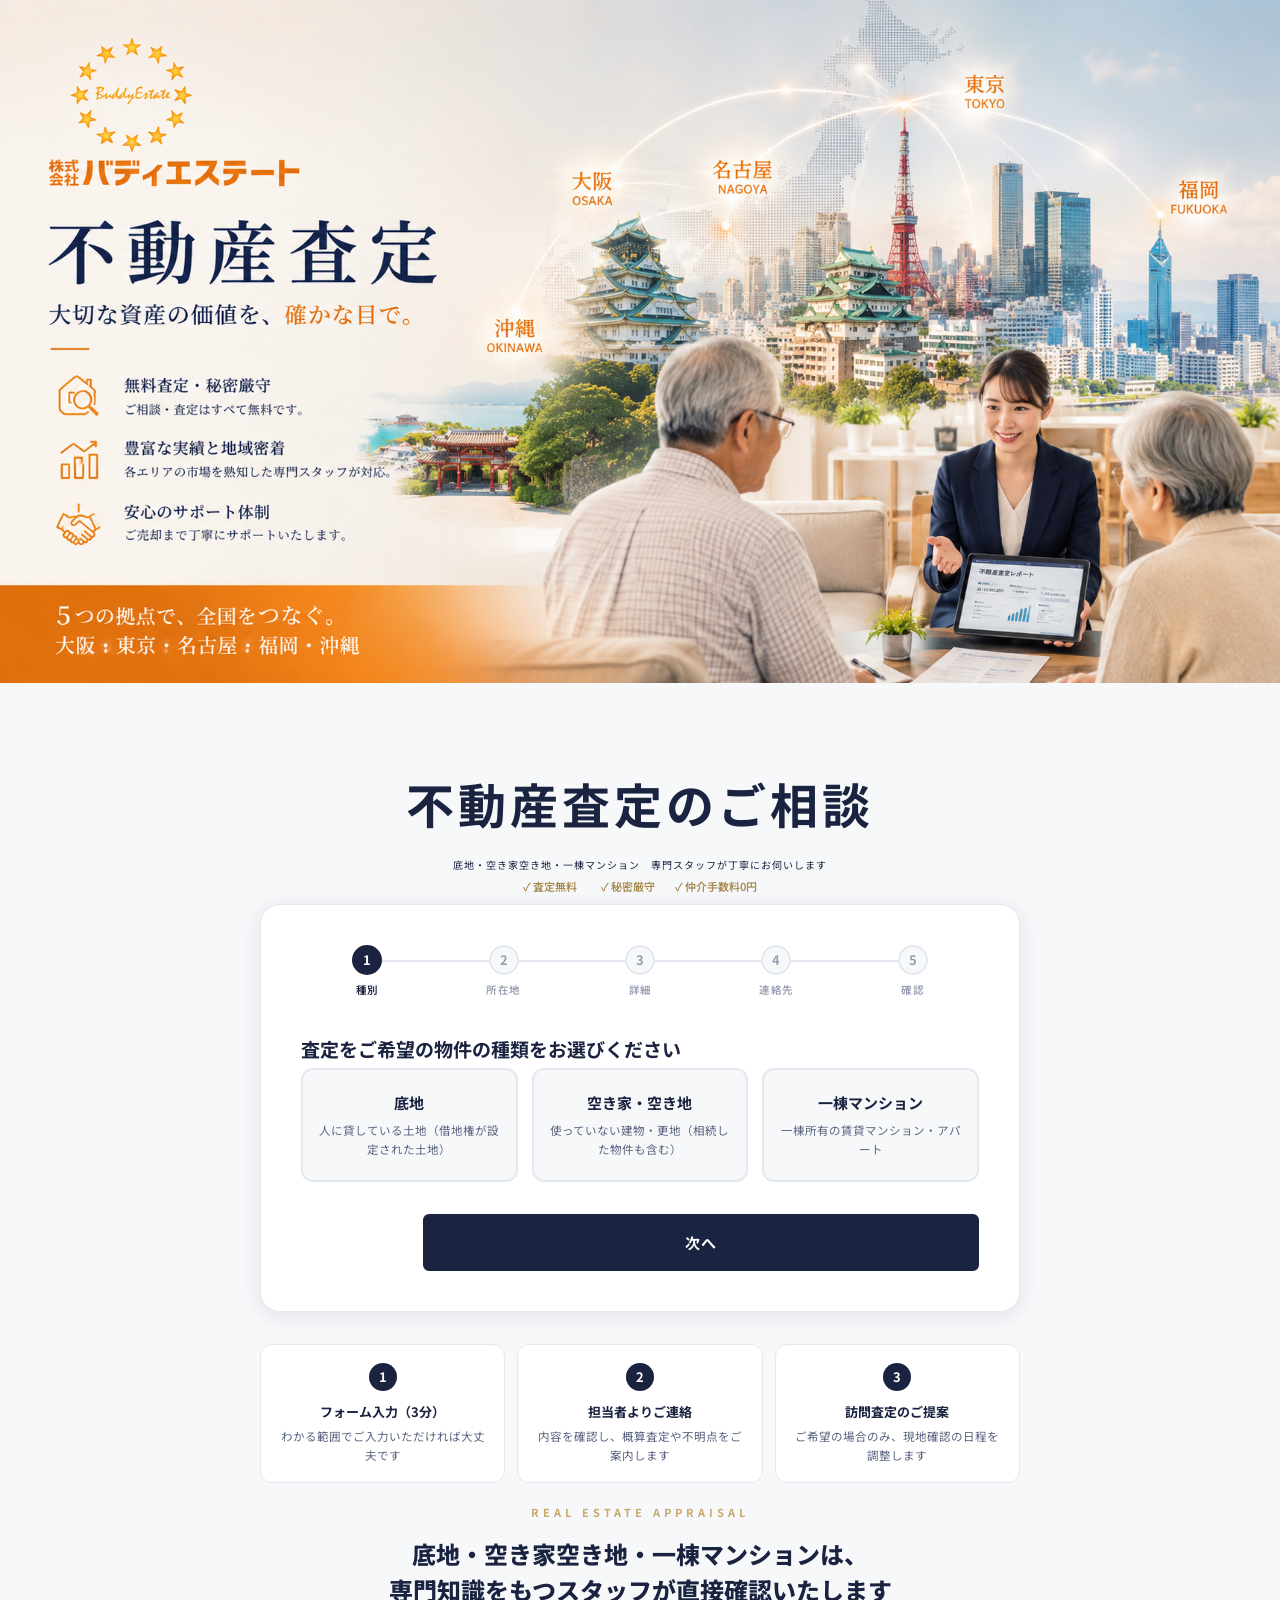
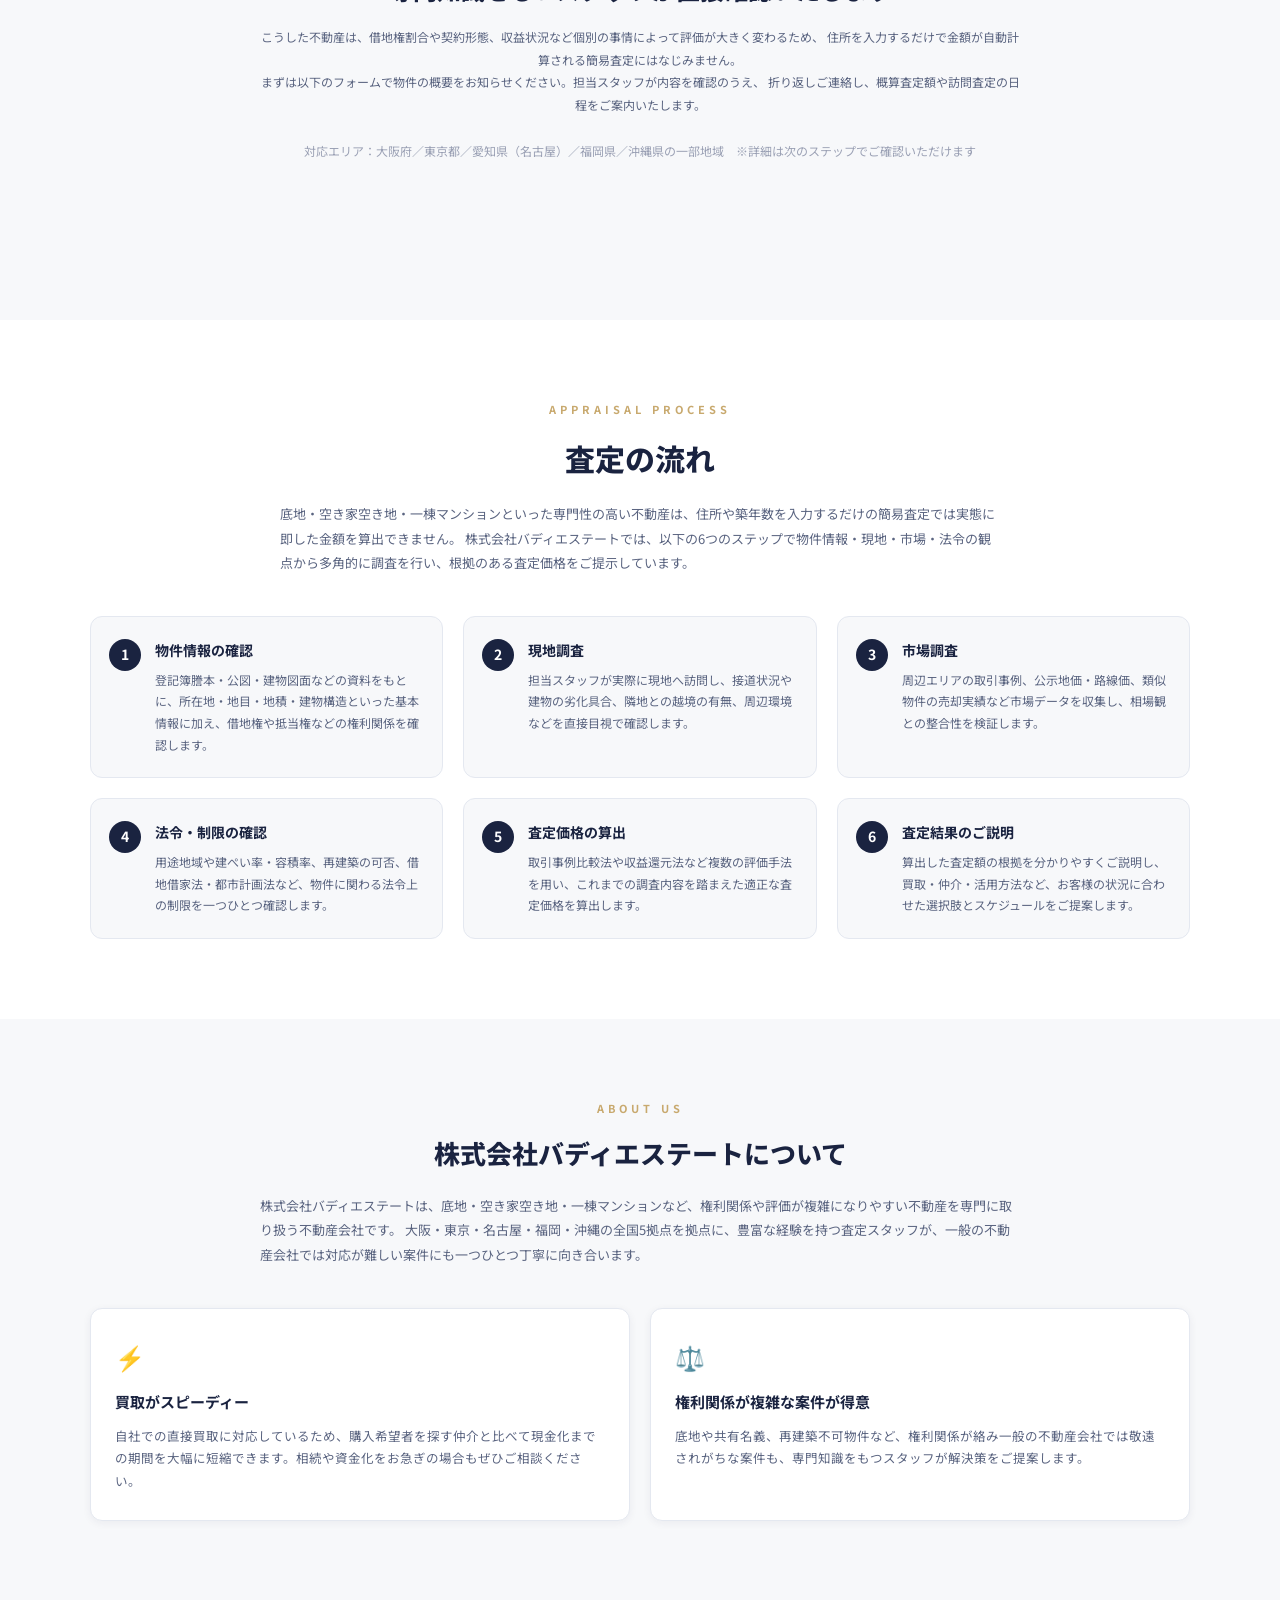
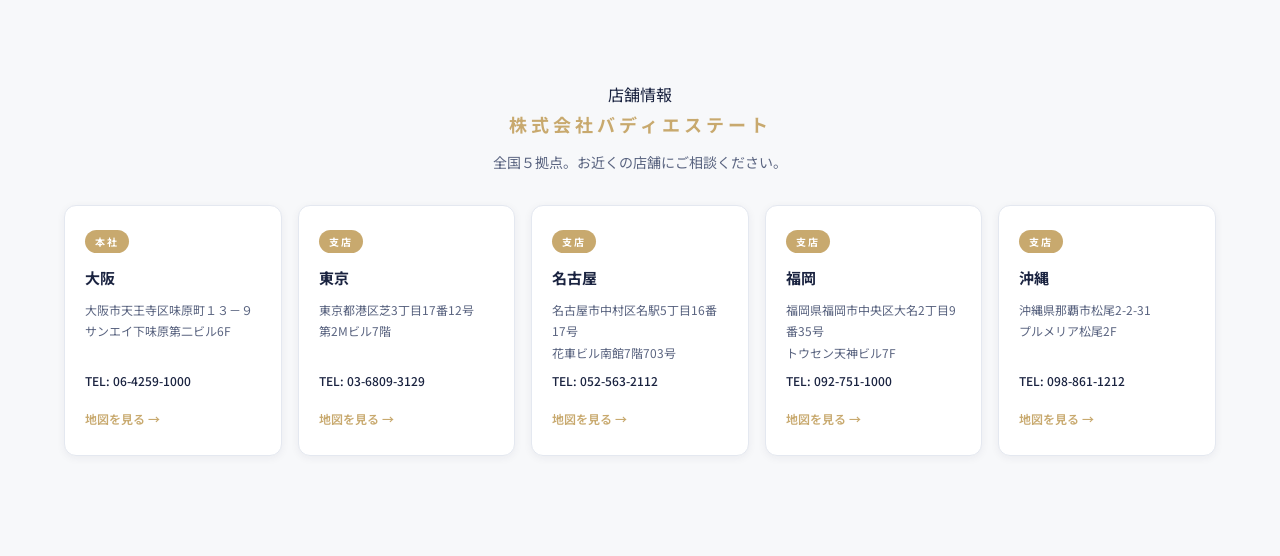
<file: index.html>
<!DOCTYPE html>
<html lang="ja">

<head>
    <meta charset="UTF-8">
    <meta name="viewport" content="width=device-width, initial-scale=1.0">
    <title>不動産査定のご相談｜底地・空き家空き地・一棟マンション</title>
    <meta name="description" content="底地・空き家空き地・一棟マンションの査定は専門知識が必要です。スマホから3分、経験豊富なスタッフが概算査定をご案内します。査定無料・秘密厳守・仲介手数料0円。">
    <link rel="preconnect" href="https://fonts.googleapis.com">
    <link rel="preconnect" href="https://fonts.gstatic.com" crossorigin>
    <link href="https://fonts.googleapis.com/css2?family=Noto+Sans+JP:wght@400;500;600;700;800&display=swap"
        rel="stylesheet">
    <link rel="stylesheet" href="index.css">
    <script type="application/ld+json">
    {
        "@context": "https://schema.org",
        "@type": "RealEstateAgent",
        "name": "株式会社バディエステート",
        "description": "底地・空き家空き地・一棟マンションなど専門性の高い不動産の査定・買取を行う不動産会社。大阪・東京・名古屋・福岡・沖縄の全国5拠点で対応。",
        "areaServed": [
            { "@type": "AdministrativeArea", "name": "大阪府" },
            { "@type": "AdministrativeArea", "name": "東京都" },
            { "@type": "AdministrativeArea", "name": "愛知県名古屋市" },
            { "@type": "AdministrativeArea", "name": "福岡県" },
            { "@type": "AdministrativeArea", "name": "沖縄県" }
        ],
        "knowsAbout": ["底地査定", "空き家・空き地査定", "一棟マンション査定", "不動産買取"]
    }
    </script>
    <script type="application/ld+json">
    {
        "@context": "https://schema.org",
        "@type": "HowTo",
        "name": "不動産査定の流れ",
        "description": "株式会社バディエステートが底地・空き家空き地・一棟マンションを査定する際の6つのステップ。",
        "step": [
            { "@type": "HowToStep", "position": 1, "name": "物件情報の確認", "text": "登記簿謄本・公図・建物図面などの資料をもとに、所在地・地目・地積・建物構造といった基本情報に加え、借地権や抵当権などの権利関係を確認します。" },
            { "@type": "HowToStep", "position": 2, "name": "現地調査", "text": "担当スタッフが実際に現地へ訪問し、接道状況や建物の劣化具合、隣地との越境の有無、周辺環境などを直接目視で確認します。" },
            { "@type": "HowToStep", "position": 3, "name": "市場調査", "text": "周辺エリアの取引事例、公示地価・路線価、類似物件の売却実績など市場データを収集し、相場観との整合性を検証します。" },
            { "@type": "HowToStep", "position": 4, "name": "法令・制限の確認", "text": "用途地域や建ぺい率・容積率、再建築の可否、借地借家法・都市計画法など、物件に関わる法令上の制限を一つひとつ確認します。" },
            { "@type": "HowToStep", "position": 5, "name": "査定価格の算出", "text": "取引事例比較法や収益還元法など複数の評価手法を用い、これまでの調査内容を踏まえた適正な査定価格を算出します。" },
            { "@type": "HowToStep", "position": 6, "name": "査定結果のご説明", "text": "算出した査定額の根拠を分かりやすくご説明し、買取・仲介・活用方法など、お客様の状況に合わせた選択肢とスケジュールをご提案します。" }
        ]
    }
    </script>
</head>

<body>

    <!-- ============================================
     Page Hero
     ============================================ -->
    <section class="page-hero">
        <img src="google profile_2.png">
    </section>

    <!-- ============================================
     Kantei Section
     ============================================ -->
    <section class="kantei-section">
        <div class="page-hero-content">
            <h1 class="page-hero-title">不動産査定のご相談</h1>
            <p class="page-hero-desc">底地・空き家空き地・一棟マンション　専門スタッフが丁寧にお伺いします</p>
            <div class="kantei-badges">
                <span>✓ 査定無料</span>
                <span>✓ 秘密厳守</span>
                <span>✓ 仲介手数料0円</span>
            </div>
        </div>
        <div class="kantei-inner">
            <div class="wizard-wrap">

                <div class="wizard-progress">
                    <div class="progress-step" data-step-index="0">
                        <div class="progress-dot">1</div>
                        <div class="progress-label">種別</div>
                    </div>
                    <div class="progress-step" data-step-index="1">
                        <div class="progress-dot">2</div>
                        <div class="progress-label">所在地</div>
                    </div>
                    <div class="progress-step" data-step-index="2">
                        <div class="progress-dot">3</div>
                        <div class="progress-label">詳細</div>
                    </div>
                    <div class="progress-step" data-step-index="3">
                        <div class="progress-dot">4</div>
                        <div class="progress-label">連絡先</div>
                    </div>
                    <div class="progress-step" data-step-index="4">
                        <div class="progress-dot">5</div>
                        <div class="progress-label">確認</div>
                    </div>
                </div>

                <form id="kantei-form-el" novalidate>

                    <!-- honeypot（ボット対策：人には見えない） -->
                    <input type="text" id="k-hp" name="website" class="hp-field" tabindex="-1" autocomplete="off">

                    <!-- ── STEP 0：物件種別 ── -->
                    <div class="wizard-step is-active" data-step="0">
                        <h3 class="step-title">査定をご希望の物件の種類をお選びください</h3>

                        <div class="type-cards">
                            <button type="button" class="type-card sokochi" data-type="sokochi">
                                <span class="type-card-title">底地</span>
                                <span class="type-card-desc">人に貸している土地（借地権が設定された土地）</span>
                            </button>
                            <button type="button" class="type-card akiya" data-type="akiya">
                                <span class="type-card-title">空き家・空き地</span>
                                <span class="type-card-desc">使っていない建物・更地（相続した物件も含む）</span>
                            </button>
                            <button type="button" class="type-card manshon" data-type="mansion">
                                <span class="type-card-title">一棟マンション</span>
                                <span class="type-card-desc">一棟所有の賃貸マンション・アパート</span>
                            </button>
                        </div>
                        <div class="form-error" id="type-error">物件の種類をお選びください</div>
                    </div>

                    <!-- ── STEP 1：所在地 ── -->
                    <div class="wizard-step" data-step="1">
                        <h3 class="step-title">物件の所在地を教えてください</h3>

                        <div class="form-group">
                            <label class="form-label" for="k-postcode">郵便番号<span
                                    class="form-optional-badge">任意</span></label>
                            <div class="postcode-row">
                                <span class="postcode-prefix">〒</span>
                                <input type="text" id="k-postcode" class="form-input postcode-input" inputmode="numeric"
                                    placeholder="123-4567" maxlength="8">
                                <button type="button" id="k-postcode-btn"
                                    class="postcode-btn"><span>住所検索</span></button>
                            </div>
                            <div class="form-error" id="k-postcode-error"></div>
                            <div class="form-hint">郵便番号を入れると対応エリア内であれば自動で選択します</div>
                        </div>

                        <div class="form-group">
                            <label class="form-label" for="k-pref">都道府県<span class="form-required">必須</span></label>
                            <select id="k-pref" class="form-input">
                                <option value="">選択してください</option>
                            </select>
                            <div class="form-error" id="k-pref-error">都道府県を選択してください</div>
                            <div class="form-hint">現在、大阪府・東京都・福岡県・沖縄県は全域、愛知県は名古屋市内のみ対応しております</div>
                        </div>

                        <div class="form-group">
                            <label class="form-label" for="k-city">市区町村<span class="form-required">必須</span></label>
                            <select id="k-city" class="form-input" disabled>
                                <option value="">先に都道府県を選択</option>
                            </select>
                            <div class="form-error" id="k-city-error">市区町村を選択してください</div>
                        </div>

                        <div class="form-group">
                            <label class="form-label" for="k-town">町名<span class="form-required">必須</span></label>
                            <select id="k-town" class="form-input" disabled>
                                <option value="">先に市区町村を選択</option>
                            </select>
                            <input type="text" id="k-town-manual" class="form-input" style="display:none"
                                placeholder="町名を入力してください">
                            <button type="button" id="k-town-manual-toggle" class="link-btn">見つからない場合は直接入力</button>
                            <div class="form-error" id="k-town-error">町名を選択（または入力）してください</div>
                        </div>

                        <div class="form-group">
                            <label class="form-label" for="k-chiban">地番・号<span class="form-required">必須</span></label>
                            <input type="text" id="k-chiban" class="form-input" placeholder="例：123番4">
                            <div class="form-hint">わかる範囲で結構です。</div>
                            <div class="form-error" id="k-chiban-error">地番を選択してください</div>
                        </div>
                    </div>

                    <!-- ── STEP 2：物件の詳細（種別ごとに出し分け） ── -->
                    <div class="wizard-step" data-step="2">
                        <h3 class="step-title" id="step2-title">物件の詳細を教えてください</h3>

                        <!-- 底地 -->
                        <div class="detail-panel" id="detail-sokochi">
                            <div class="form-group">
                                <label class="form-label" for="sokochi-contract">契約形態</label>
                                <select id="sokochi-contract" class="form-input">
                                    <option value="">選択してください</option>
                                    <option value="old">旧法（普通借地権）</option>
                                    <option value="new_general">新法・普通借地権</option>
                                    <option value="new_fixed">定期借地権</option>
                                    <option value="unknown">わからない</option>
                                </select>
                            </div>
                            <div class="form-group">
                                <label class="form-label" for="sokochi-rent">現在の地代（目安）<span
                                        class="form-optional-badge">任意</span></label>
                                <input type="text" id="sokochi-rent" class="form-input" placeholder="例：月5万円くらい">
                                <div class="form-hint">わかる範囲で結構です</div>
                            </div>
                        </div>

                        <!-- 空き家・空き地 -->
                        <div class="detail-panel" id="detail-akiya">
                            <div class="form-group">
                                <label class="form-label" for="akiya-type">現況</label>
                                <select id="akiya-type" class="form-input">
                                    <option value="">選択してください</option>
                                    <option value="house">建物あり（空き家）</option>
                                    <option value="land">建物なし（更地）</option>
                                    <option value="both">建物・土地とも所有</option>
                                    <option value="unknown">わからない</option>
                                </select>
                            </div>
                            <div class="form-group">
                                <label class="form-label" for="akiya-age">建物の築年数（目安）</label>
                                <select id="akiya-age" class="form-input">
                                    <option value="">選択してください</option>
                                    <option value="under10">10年未満</option>
                                    <option value="10to20">10〜20年</option>
                                    <option value="20to30">20〜30年</option>
                                    <option value="over30">30年以上</option>
                                    <option value="unknown">わからない</option>
                                </select>
                            </div>
                            <div class="form-group">
                                <label class="form-label" for="akiya-area">土地面積（目安）<span
                                        class="form-optional-badge">任意</span></label>
                                <input type="text" id="akiya-area" class="form-input" placeholder="例：100坪くらい">
                                <div class="form-hint">わかる範囲で結構です</div>
                            </div>
                            <div class="form-group">
                                <label class="form-label" for="akiya-inherited">相続財産ですか</label>
                                <select id="akiya-inherited" class="form-input">
                                    <option value="">選択してください</option>
                                    <option value="yes">相続財産である</option>
                                    <option value="no">相続財産ではない</option>
                                    <option value="unknown">わからない</option>
                                </select>
                            </div>
                        </div>

                        <!-- 一棟マンション -->
                        <div class="detail-panel" id="detail-mansion">
                            <div class="form-group">
                                <label class="form-label" for="mansion-units">総戸数（目安）<span
                                        class="form-optional-badge">任意</span></label>
                                <input type="text" id="mansion-units" class="form-input" inputmode="numeric"
                                    placeholder="例：12戸">
                            </div>
                            <div class="form-group">
                                <label class="form-label" for="mansion-occupancy">現在の入居率（目安）</label>
                                <select id="mansion-occupancy" class="form-input">
                                    <option value="">選択してください</option>
                                    <option value="full">ほぼ満室（90%以上）</option>
                                    <option value="high">70〜90%くらい</option>
                                    <option value="mid">50〜70%くらい</option>
                                    <option value="low">50%未満</option>
                                    <option value="unknown">わからない</option>
                                </select>
                            </div>
                            <div class="form-group">
                                <label class="form-label" for="mansion-income">年間家賃収入（目安）<span
                                        class="form-optional-badge">任意</span></label>
                                <input type="text" id="mansion-income" class="form-input" placeholder="例：800万円くらい">
                                <div class="form-hint">わかる範囲で結構です</div>
                            </div>
                        </div>

                        <div class="form-group">
                            <label class="form-label" for="k-message">担当者へのメッセージ・ご事情など<span
                                    class="form-optional-badge">任意</span></label>
                            <textarea id="k-message" class="form-input form-textarea"
                                placeholder="例：相続した実家で、売却するか賃貸に出すか迷っています　など"></textarea>
                        </div>

                        <div class="form-group">
                            <label class="form-label">関連資料の添付<span class="form-optional-badge">任意</span></label>
                            <div class="file-upload-area" id="k-upload-area">
                                <div class="file-upload-icon">📎</div>
                                <div class="file-upload-text">登記簿謄本・公図・間取り図などがあればアップロードしてください</div>
                                <div class="file-upload-sub">クリックまたはドラッグ＆ドロップ（JPG・PNG・PDFなど）</div>
                                <input type="file" id="k-files" multiple>
                            </div>
                            <div class="file-upload-list" id="k-file-list"></div>
                        </div>
                    </div>

                    <!-- ── STEP 3：ご連絡先 ── -->
                    <div class="wizard-step" data-step="3">
                        <h3 class="step-title">ご連絡先を教えてください</h3>
                        <p class="form-note">電話番号・メールアドレスのどちらか一方は必ずご入力ください</p>

                        <div class="form-group">
                            <label class="form-label" for="k-name">お名前<span class="form-required">必須</span></label>
                            <input type="text" id="k-name" class="form-input" placeholder="例：山田 太郎">
                            <div class="form-error" id="k-name-error">お名前を入力してください</div>
                        </div>

                        <div class="form-group">
                            <label class="form-label" for="k-phone">電話番号<span
                                    class="form-optional-badge">任意</span></label>
                            <input type="tel" id="k-phone" class="form-input" inputmode="tel"
                                placeholder="例：09012345678">
                            <div class="form-error" id="k-phone-error">正しい電話番号を入力してください</div>
                        </div>

                        <div class="form-group">
                            <label class="form-label" for="k-email">メールアドレス<span
                                    class="form-optional-badge">任意</span></label>
                            <input type="email" id="k-email" class="form-input" placeholder="例：taro@example.com">
                            <div class="form-error" id="k-email-error">正しいメールアドレスを入力してください</div>
                        </div>

                        <div class="form-error" id="k-contact-error">電話番号・メールアドレスのどちらか一方は必ずご入力ください</div>

                        <div class="form-group">
                            <label class="form-label" for="k-address">ご住所<span
                                    class="form-optional-badge">任意</span></label>
                            <input type="text" id="k-address" class="form-input" placeholder="例：東京都渋谷区〇〇1-2-3">
                        </div>

                        <div class="form-note">お預かりした個人情報は査定のご案内以外の目的では使用いたしません。</div>
                    </div>

                    <!-- ── STEP 4：確認画面 ── -->
                    <div class="wizard-step" data-step="4">
                        <h3 class="step-title">入力内容のご確認</h3>
                        <p class="form-hint" style="margin-bottom:16px;">
                            内容をご確認のうえ、「送信する」を押してください。この時点で査定額が表示されるものではなく、送信後に担当者よりご連絡いたします。</p>

                        <div class="confirm-list" id="k-confirm-list"></div>

                        <div class="form-send-error" id="k-sendError"></div>
                    </div>

                    <div class="wizard-nav">
                        <button type="button" id="k-back" class="wizard-btn wizard-btn--back">戻る</button>
                        <button type="button" id="k-next" class="wizard-btn wizard-btn--next"><span>次へ</span></button>
                        <button type="submit" id="k-submit" class="wizard-btn wizard-btn--submit"
                            style="display:none;"><span>送信する</span></button>
                    </div>
                </form>

                <div class="form-success" id="k-formSuccess">
                    <span>✓</span>
                    <h3>お問い合わせありがとうございます</h3>
                    <p>内容を確認のうえ、担当スタッフより1〜2営業日以内にご連絡いたします。お急ぎの場合はお電話でもご相談を承っております。</p>
                </div>

            </div>
            <div class="kantei-intro">
                <div class="kantei-steps3">
                    <div class="kantei-step3-item">
                        <div class="kantei-step3-num">1</div>
                        <div class="kantei-step3-title">フォーム入力（3分）</div>
                        <div class="kantei-step3-desc">わかる範囲でご入力いただければ大丈夫です</div>
                    </div>
                    <div class="kantei-step3-item">
                        <div class="kantei-step3-num">2</div>
                        <div class="kantei-step3-title">担当者よりご連絡</div>
                        <div class="kantei-step3-desc">内容を確認し、概算査定や不明点をご案内します</div>
                    </div>
                    <div class="kantei-step3-item">
                        <div class="kantei-step3-num">3</div>
                        <div class="kantei-step3-title">訪問査定のご提案</div>
                        <div class="kantei-step3-desc">ご希望の場合のみ、現地確認の日程を調整します</div>
                    </div>
                </div>
                <p class="kantei-intro-label">Real Estate Appraisal</p>
                <h2 class="kantei-intro-title">底地・空き家空き地・一棟マンションは、<br>専門知識をもつスタッフが直接確認いたします</h2>

                <p class="kantei-intro-desc">
                    こうした不動産は、借地権割合や契約形態、収益状況など個別の事情によって評価が大きく変わるため、
                    住所を入力するだけで金額が自動計算される簡易査定にはなじみません。<br>
                    まずは以下のフォームで物件の概要をお知らせください。担当スタッフが内容を確認のうえ、
                    折り返しご連絡し、概算査定額や訪問査定の日程をご案内いたします。
                </p>

                <p class="form-hint" style="margin-top:12px;">対応エリア：大阪府／東京都／愛知県（名古屋）／福岡県／沖縄県の一部地域　※詳細は次のステップでご確認いただけます
                </p>

            </div>

            <!-- ============================================
         Wizard
         ============================================ -->

        </div>
    </section>

    <!-- ============================================
     Appraisal Process Section（査定の流れ）
     ============================================ -->
    <section class="process-section" id="process">
        <div class="process-inner">
            <p class="process-label">Appraisal Process</p>
            <h2 class="process-title">査定の流れ</h2>
            <p class="process-desc">
                底地・空き家空き地・一棟マンションといった専門性の高い不動産は、住所や築年数を入力するだけの簡易査定では実態に即した金額を算出できません。
                株式会社バディエステートでは、以下の6つのステップで物件情報・現地・市場・法令の観点から多角的に調査を行い、根拠のある査定価格をご提示しています。
            </p>

            <ol class="process-steps">
                <li class="process-step">
                    <div class="process-step-num">1</div>
                    <div class="process-step-body">
                        <h3 class="process-step-title">物件情報の確認</h3>
                        <p class="process-step-desc">
                            登記簿謄本・公図・建物図面などの資料をもとに、所在地・地目・地積・建物構造といった基本情報に加え、借地権や抵当権などの権利関係を確認します。</p>
                    </div>
                </li>
                <li class="process-step">
                    <div class="process-step-num">2</div>
                    <div class="process-step-body">
                        <h3 class="process-step-title">現地調査</h3>
                        <p class="process-step-desc">担当スタッフが実際に現地へ訪問し、接道状況や建物の劣化具合、隣地との越境の有無、周辺環境などを直接目視で確認します。</p>
                    </div>
                </li>
                <li class="process-step">
                    <div class="process-step-num">3</div>
                    <div class="process-step-body">
                        <h3 class="process-step-title">市場調査</h3>
                        <p class="process-step-desc">周辺エリアの取引事例、公示地価・路線価、類似物件の売却実績など市場データを収集し、相場観との整合性を検証します。</p>
                    </div>
                </li>
                <li class="process-step">
                    <div class="process-step-num">4</div>
                    <div class="process-step-body">
                        <h3 class="process-step-title">法令・制限の確認</h3>
                        <p class="process-step-desc">用途地域や建ぺい率・容積率、再建築の可否、借地借家法・都市計画法など、物件に関わる法令上の制限を一つひとつ確認します。</p>
                    </div>
                </li>
                <li class="process-step">
                    <div class="process-step-num">5</div>
                    <div class="process-step-body">
                        <h3 class="process-step-title">査定価格の算出</h3>
                        <p class="process-step-desc">取引事例比較法や収益還元法など複数の評価手法を用い、これまでの調査内容を踏まえた適正な査定価格を算出します。</p>
                    </div>
                </li>
                <li class="process-step">
                    <div class="process-step-num">6</div>
                    <div class="process-step-body">
                        <h3 class="process-step-title">査定結果のご説明</h3>
                        <p class="process-step-desc">算出した査定額の根拠を分かりやすくご説明し、買取・仲介・活用方法など、お客様の状況に合わせた選択肢とスケジュールをご提案します。
                        </p>
                    </div>
                </li>
            </ol>
        </div>
    </section>

    <!-- ============================================
     Company Introduction Section（会社紹介・私たちの強み）
     ============================================ -->
    <section class="about-section" id="about">
        <div class="about-inner">
            <p class="about-label">About Us</p>
            <h2 class="about-title">株式会社バディエステートについて</h2>
            <p class="about-desc">
                株式会社バディエステートは、底地・空き家空き地・一棟マンションなど、権利関係や評価が複雑になりやすい不動産を専門に取り扱う不動産会社です。
                大阪・東京・名古屋・福岡・沖縄の全国5拠点を拠点に、豊富な経験を持つ査定スタッフが、一般の不動産会社では対応が難しい案件にも一つひとつ丁寧に向き合います。
            </p>

            <div class="feature-list">
                <div class="feature-item">
                    <div class="feature-icon">⚡</div>
                    <h3 class="feature-title">買取がスピーディー</h3>
                    <p class="feature-desc">自社での直接買取に対応しているため、購入希望者を探す仲介と比べて現金化までの期間を大幅に短縮できます。相続や資金化をお急ぎの場合もぜひご相談ください。
                    </p>
                </div>
                <div class="feature-item">
                    <div class="feature-icon">⚖️</div>
                    <h3 class="feature-title">権利関係が複雑な案件が得意</h3>
                    <p class="feature-desc">底地や共有名義、再建築不可物件など、権利関係が絡み一般の不動産会社では敬遠されがちな案件も、専門知識をもつスタッフが解決策をご提案します。</p>
                </div>
            </div>
        </div>
    </section>

    <!-- ============================================
     Stores Section
     ※ 店舗名・住所・電話番号はダミーです。実際の店舗情報に差し替えてください。
     ============================================ -->
    <!-- 店舗情報 -->
    <section class="brand" id="brand">
        <p class="divname" data-i18n="section_store">店舗情報</p>
        <p class="brand-title" data-i18n="store_heading">株式会社バディエステート</p>
        <p class="brand-word" data-i18n="store_desc">全国５拠点。お近くの店舗にご相談ください。</p>

        <div class="brand-content">
            <div class="brand-content-brand">
                <div class="brand-content-brand-div" data-i18n="qa_badge_hq">本社</div>
                <p class="brand-content-brand-name" data-i18n="qa_store1_name"><a
                        href="https://buddy-estate.net/acch/osaka_tennoji.html">大阪</a></p>
                <p class="brand-content-brand-address" data-i18n="qa_store1_address">大阪市天王寺区味原町１３－９<br>サンエイ下味原第二ビル6F</p>
                <p class="brand-content-brand-phone">TEL: <a href="tel:+81642591000">06-4259-1000</a></p>
                <a href="https://www.google.com/maps/search/?api=1&query=大阪市天王寺区味原町13-9サンエイ下味原第二ビル6F" target="_blank"
                    rel="noopener">
                    <span class="brand-content-brand-maplink" data-i18n="store_map_link">地図を見る →</span>
                </a>
            </div>

            <div class="brand-content-brand">
                <div class="brand-content-brand-div" data-i18n="qa_badge_branch">支店</div>
                <p class="brand-content-brand-name" data-i18n="qa_store2_name"><a
                        href="https://buddy-estate.net/acch/tokyo_minato.html">東京</a></p>
                <p class="brand-content-brand-address" data-i18n="qa_store2_address">東京都港区芝3丁目17番12号<br>第2Mビル7階</p>
                <p class="brand-content-brand-phone">TEL: <a href="tel:+81368093129">03-6809-3129</a></p>
                <a href="https://www.google.com/maps/search/?api=1&query=東京都港区芝3丁目17番12号第2Mビル7階" target="_blank"
                    rel="noopener">
                    <span class="brand-content-brand-maplink" data-i18n="store_map_link">地図を見る →</span>
                </a>
            </div>

            <div class="brand-content-brand">
                <div class="brand-content-brand-div" data-i18n="qa_badge_branch">支店</div>
                <p class="brand-content-brand-name" data-i18n="qa_store3_name"><a
                        href="https://buddy-estate.net/acch/nagoya_nakamura.html">名古屋</a></p>
                <p class="brand-content-brand-address" data-i18n="qa_store3_address">名古屋市中村区名駅5丁目16番17号<br>花車ビル南館7階703号
                </p>
                <p class="brand-content-brand-phone">TEL: <a href="tel:+81525632112">052-563-2112</a></p>
                <a href="https://www.google.com/maps/search/?api=1&query=名古屋市中村区名駅5丁目16番17号花車ビル南館7階703号" target="_blank"
                    rel="noopener">
                    <span class="brand-content-brand-maplink" data-i18n="store_map_link">地図を見る →</span>
                </a>
            </div>

            <div class="brand-content-brand">
                <div class="brand-content-brand-div" data-i18n="qa_badge_branch">支店</div>
                <p class="brand-content-brand-name" data-i18n="qa_store4_name"><a
                        href="https://buddy-estate.net/acch/fukuoka_chuo.html">福岡</a></p>
                <p class="brand-content-brand-address" data-i18n="qa_store4_address">福岡県福岡市中央区大名2丁目9番35号<br>トウセン天神ビル7F
                </p>
                <p class="brand-content-brand-phone">TEL: <a href="tel:+81927511000">092-751-1000</a></p>
                <a href="https://www.google.com/maps/search/?api=1&query=福岡県福岡市中央区大名2丁目9番35号トウセン天神ビル7F" target="_blank"
                    rel="noopener">
                    <span class="brand-content-brand-maplink" data-i18n="store_map_link">地図を見る →</span>
                </a>
            </div>

            <div class="brand-content-brand">
                <div class="brand-content-brand-div" data-i18n="qa_badge_branch">支店</div>
                <p class="brand-content-brand-name" data-i18n="qa_store5_name"><a
                        href="https://buddy-estate.net/acch/okinawa_naha.html">沖縄</a></p>
                <p class="brand-content-brand-address" data-i18n="qa_store5_address">沖縄県那覇市松尾2-2-31<br>プルメリア松尾2F</p>
                <p class="brand-content-brand-phone">TEL: <a href="tel:+81988611212">098-861-1212</a></p>
                <a href="https://www.google.com/maps/search/?api=1&query=沖縄県那覇市松尾2-2-31プルメリア松尾2F" target="_blank"
                    rel="noopener">
                    <span class="brand-content-brand-maplink" data-i18n="store_map_link">地図を見る →</span>
                </a>
            </div>
        </div>
        <div class="bottom"></div>
    </section>
    <script src="satei.js"></script>
</body>

</html>
</file>
<file: index.css>
/* ============================================
   CSS Variables (QA.css / index と同じ)
   ============================================ */
:root {
    --color-bg: #ffffff;
    --color-bg-soft: #f7f8fa;
    --color-bg-muted: #f0f2f5;
    --color-navy: #1a2340;
    --color-navy-mid: #2c3e6b;
    --color-navy-light: #4a5a8a;
    --color-accent: #c8a96e;
    --color-accent-dark: #a88a50;
    --color-accent-soft: rgba(200, 169, 110, 0.12);
    --color-text-main: #1a2340;
    --color-text-sub: #5a6480;
    --color-text-muted: #9aa0b4;
    --color-border: #e4e8f0;
    --color-border-soft: #f0f2f5;
    --color-white: #ffffff;
    --font-main: 'Noto Sans JP', 'Hiragino Kaku Gothic ProN', Meiryo, sans-serif;
    --section-pad-y: 80px;
    --section-pad-x: clamp(20px, 5vw, 80px);
    --container-max: 1100px;
    --radius-sm: 6px;
    --radius-md: 12px;
    --radius-lg: 20px;
    --shadow-sm: 0 2px 8px rgba(26, 35, 64, 0.06);
    --shadow-md: 0 4px 20px rgba(26, 35, 64, 0.10);
    --shadow-lg: 0 8px 40px rgba(26, 35, 64, 0.14);
    --ease: cubic-bezier(0.22, 1, 0.36, 1);
    --duration: 0.4s;
}

/* ============================================
   Reset & Base
   ============================================ */
*,
*::before,
*::after {
    margin: 0;
    padding: 0;
    box-sizing: border-box;
}

html {
    scroll-behavior: smooth;
    -webkit-font-smoothing: antialiased;
}

body {
    font-family: var(--font-main);
    color: var(--color-text-main);
    background: var(--color-bg);
    line-height: 1.7;
    overflow-x: hidden;
}

img {
    max-width: 100%;
    display: block;
}

a {
    text-decoration: none;
    color: inherit;
}

ul {
    list-style: none;
}

button {
    font-family: var(--font-main);
    cursor: pointer;
}

/* ============================================
   Page Hero（QA と共通）
   ============================================ */
.page-hero {
    width: 100%;
}

.page-hero img {
    display: block;
    width: 100%;
    height: auto;
}

.page-hero-content {
    position: relative;
    z-index: 2;
    text-align: center;
}

.page-hero-label {
    font-size: 11px;
    font-weight: 700;
    letter-spacing: 5px;
    color: var(--color-accent);
    text-transform: uppercase;
    margin-bottom: 12px;
}

.page-hero-title {
    font-size: clamp(28px, 5vw, 48px);
    font-weight: 700;
    color: var(--color-text-main);
    letter-spacing: 4px;
    margin-bottom: 12px;
}

.page-hero-desc {
    font-size: 10px;
    color: var(--color-text-main);
    letter-spacing: 1px;
    margin-bottom: 3px;
    line-height: 1.8;
}

.page-hero-breadcrumb {
    display: flex;
    align-items: center;
    justify-content: center;
    gap: 8px;
    font-size: 12px;
    color: rgba(255, 255, 255, 0.5);
}

.page-hero-breadcrumb a {
    color: rgba(255, 255, 255, 0.5);
    transition: color 0.2s;
}

.page-hero-breadcrumb a:hover {
    color: var(--color-accent);
}

/* ============================================
   Kantei Intro（安心材料）
   ============================================ */
.kantei-section {
    padding: var(--section-pad-y) var(--section-pad-x) 120px;
    background: var(--color-bg-soft);
}

.kantei-inner {
    max-width: 760px;
    margin: 0 auto;
}

.kantei-intro {
    text-align: center;
    margin-bottom: 40px;
}

.kantei-intro-label {
    font-size: 11px;
    font-weight: 700;
    letter-spacing: 4px;
    text-transform: uppercase;
    color: var(--color-accent);
    margin-bottom: 14px;
    margin-top: 20px;
}

.kantei-intro-title {
    font-size: clamp(18px, 3.4vw, 24px);
    font-weight: 800;
    color: var(--color-navy);
    line-height: 1.5;
    margin-bottom: 18px;
}

.kantei-intro-desc {
    font-size: 12px;
    color: var(--color-text-sub);
    line-height: 1.9;
    margin-bottom: 24px;
}

.kantei-badges {
    display: flex;
    flex-wrap: wrap;
    justify-content: center;
    gap: 10px 20px;
    font-size: 11px;
    font-weight: 600;
    color: var(--color-accent-dark);
    margin-bottom: 8px;
}

.kantei-badges span:first-child {
    margin-right: 4px;
}

/* 3-step explanation */
.kantei-steps3 {
    display: grid;
    grid-template-columns: repeat(3, 1fr);
    gap: 12px;
    margin-top: 32px;
}

.kantei-step3-item {
    background: var(--color-white);
    border: 1px solid var(--color-border);
    border-radius: var(--radius-md);
    padding: 18px 14px;
    text-align: center;
}

.kantei-step3-num {
    width: 28px;
    height: 28px;
    border-radius: 50%;
    background: var(--color-navy);
    color: var(--color-white);
    font-size: 13px;
    font-weight: 700;
    display: flex;
    align-items: center;
    justify-content: center;
    margin: 0 auto 10px;
}

.kantei-step3-title {
    font-size: 13px;
    font-weight: 700;
    color: var(--color-navy);
    margin-bottom: 4px;
}

.kantei-step3-desc {
    font-size: 11.5px;
    color: var(--color-text-sub);
    line-height: 1.6;
}

/* ============================================
   Wizard shell
   ============================================ */
.wizard-wrap {
    background: var(--color-white);
    border-radius: var(--radius-lg);
    padding: 40px;
    box-shadow: var(--shadow-md);
    border: 1px solid var(--color-border);
}

/* Progress dots */
.wizard-progress {
    display: flex;
    align-items: flex-start;
    justify-content: space-between;
    margin-bottom: 36px;
    gap: 4px;
}

.progress-step {
    display: flex;
    flex-direction: column;
    align-items: center;
    flex: 1;
    position: relative;
}

.progress-step::before {
    content: '';
    position: absolute;
    top: 15px;
    left: -50%;
    width: 100%;
    height: 2px;
    background: var(--color-border);
    z-index: 0;
}

.progress-step:first-child::before {
    display: none;
}

.progress-dot {
    width: 30px;
    height: 30px;
    border-radius: 50%;
    background: var(--color-bg-soft);
    border: 2px solid var(--color-border);
    color: var(--color-text-muted);
    font-size: 13px;
    font-weight: 700;
    display: flex;
    align-items: center;
    justify-content: center;
    position: relative;
    z-index: 1;
    transition: all 0.3s var(--ease);
}

.progress-label {
    font-size: 10.5px;
    color: var(--color-text-muted);
    margin-top: 6px;
    text-align: center;
    font-weight: 600;
    letter-spacing: 0.5px;
}

.progress-step.is-active .progress-dot,
.progress-step.is-done .progress-dot {
    background: var(--color-navy);
    border-color: var(--color-navy);
    color: var(--color-white);
}

@keyframes dotPulse {
    0% {
        box-shadow: 0 0 0 0 rgba(26, 35, 64, 0.35);
    }

    70% {
        box-shadow: 0 0 0 8px rgba(26, 35, 64, 0);
    }

    100% {
        box-shadow: 0 0 0 0 rgba(26, 35, 64, 0);
    }
}

.dot-pulse {
    animation: dotPulse 0.6s var(--ease);
}

.progress-step.is-active::before,
.progress-step.is-done::before {
    background: var(--color-navy);
}

.progress-step.is-active .progress-label,
.progress-step.is-done .progress-label {
    color: var(--color-navy);
}

/* Steps */
.wizard-step {
    display: none;
}

.wizard-step.is-active {
    display: block;
    animation: fadeStep 0.35s var(--ease);
}

@keyframes fadeStep {
    from {
        opacity: 0;
        transform: translateY(6px);
    }

    to {
        opacity: 1;
        transform: translateY(0);
    }
}

/* 「次へ」「戻る」で進む方向に合わせてスライドする演出 */
.wizard-step.is-active.slide-forward {
    animation: slideInRight 0.35s var(--ease);
}

.wizard-step.is-active.slide-back {
    animation: slideInLeft 0.35s var(--ease);
}

@keyframes slideInRight {
    from {
        opacity: 0;
        transform: translateX(24px);
    }

    to {
        opacity: 1;
        transform: translateX(0);
    }
}

@keyframes slideInLeft {
    from {
        opacity: 0;
        transform: translateX(-24px);
    }

    to {
        opacity: 1;
        transform: translateX(0);
    }
}

.step-title {
    font-size: 19px;
    font-weight: 700;
    color: var(--color-navy);
    margin-bottom: 5px;
    line-height: 1.5;
}

.form-group {
    display: flex;
    flex-direction: column;
    gap: 6px;
    margin-bottom: 22px;
}

.form-group:last-child {
    margin-bottom: 0;
}

.form-label {
    font-size: 14px;
    font-weight: 600;
    color: var(--color-navy);
    display: flex;
    align-items: center;
    gap: 8px;
}

.form-required {
    font-size: 11px;
    font-weight: 700;
    color: var(--color-white);
    background: #e05c5c;
    padding: 2px 8px;
    border-radius: 50px;
    letter-spacing: 0.5px;
}

.form-optional-badge {
    font-size: 11px;
    font-weight: 700;
    color: var(--color-text-muted);
    background: var(--color-bg-muted);
    padding: 2px 8px;
    border-radius: 50px;
    letter-spacing: 0.5px;
}

.form-hint {
    font-size: 12px;
    color: var(--color-text-muted);
    line-height: 1.6;
}

.form-hint-inline {
    font-size: 11px;
    color: var(--color-text-muted);
    font-weight: 400;
}

.form-input {
    width: 100%;
    padding: 14px 16px;
    border: 1.5px solid var(--color-border);
    border-radius: var(--radius-sm);
    font-size: 15px;
    font-family: var(--font-main);
    color: var(--color-text-main);
    background: var(--color-bg-soft);
    transition: border-color 0.3s var(--ease), box-shadow 0.3s var(--ease), background 0.3s;
    outline: none;
}

.form-input:focus {
    border-color: var(--color-accent);
    background: var(--color-white);
    box-shadow: 0 0 0 3px var(--color-accent-soft);
}

.form-input.input-error {
    border-color: #e05c5c;
    background: #fff5f5;
    box-shadow: 0 0 0 3px rgba(224, 92, 92, 0.1);
}

@keyframes shakeInput {

    10%,
    90% {
        transform: translateX(-1px);
    }

    20%,
    80% {
        transform: translateX(2px);
    }

    30%,
    50%,
    70% {
        transform: translateX(-4px);
    }

    40%,
    60% {
        transform: translateX(4px);
    }
}

.shake-anim {
    animation: shakeInput 0.4s var(--ease);
}

.form-input:disabled {
    opacity: 0.55;
    cursor: not-allowed;
}

.form-textarea {
    resize: vertical;
    min-height: 110px;
    line-height: 1.7;
}

select.form-input {
    appearance: none;
    background-image: url("data:image/svg+xml,%3Csvg xmlns='http://www.w3.org/2000/svg' width='12' height='8' viewBox='0 0 12 8'%3E%3Cpath d='M1 1l5 5 5-5' stroke='%235a6480' stroke-width='1.5' fill='none' stroke-linecap='round'/%3E%3C/svg%3E");
    background-repeat: no-repeat;
    background-position: right 14px center;
    padding-right: 36px;
    cursor: pointer;
}

.link-btn {
    align-self: flex-start;
    background: none;
    border: none;
    font-size: 12.5px;
    font-weight: 600;
    color: var(--color-navy-mid);
    text-decoration: underline;
    padding: 2px 0;
}

.link-btn:hover {
    color: var(--color-accent-dark);
}

/* Postcode row（QA と共通） */
.postcode-row {
    display: flex;
    align-items: center;
    gap: 8px;
}

.postcode-prefix {
    font-size: 16px;
    font-weight: 600;
    color: var(--color-text-sub);
    flex-shrink: 0;
}

.postcode-input {
    flex: 0 0 150px;
    min-width: 0;
}

.postcode-btn {
    position: relative;
    overflow: hidden;
    flex-shrink: 0;
    padding: 12px 18px;
    background: var(--color-navy);
    color: var(--color-white);
    border: none;
    border-radius: var(--radius-sm);
    font-size: 13px;
    font-weight: 600;
    transition: all 0.3s var(--ease);
    white-space: nowrap;
}

.postcode-btn:hover {
    background: var(--color-navy-mid);
    transform: translateY(-1px);
}

.postcode-btn:disabled {
    opacity: 0.6;
    cursor: not-allowed;
    transform: none;
}

/* Error messages */
.form-error {
    font-size: 12.5px;
    color: #e05c5c;
    font-weight: 500;
    display: none;
}

.form-error.visible {
    display: block;
    animation: errorSlideIn 0.3s var(--ease);
}

@keyframes errorSlideIn {
    from {
        opacity: 0;
        transform: translateY(-4px);
    }

    to {
        opacity: 1;
        transform: translateY(0);
    }
}

.form-note {
    font-size: 12.5px;
    color: var(--color-text-muted);
    padding-top: 4px;
    margin-bottom: 20px;
}

.form-send-error {
    font-size: 13px;
    color: #e05c5c;
    margin-top: 12px;
    display: none;
}

.form-send-error.visible {
    display: block;
}

/* ============================================
   Type cards（物件種別選択）
   ============================================ */
.type-cards {
    display: grid;
    grid-template-columns: repeat(3, 1fr);
    gap: 14px;
    margin-bottom: 8px;
}

.sokochi {
    background-image: url();
}

.akiya {
    background-image: url();
}

.manshon {
    background-image: url();
}

.type-card {
    position: relative;
    overflow: hidden;
    background: var(--color-bg-soft);
    border: 2px solid var(--color-border);
    border-radius: var(--radius-md);
    padding: 22px 14px;
    text-align: center;
    transition: all 0.25s var(--ease);
    display: flex;
    flex-direction: column;
    align-items: center;
    gap: 8px;
}

.type-card:hover {
    border-color: var(--color-accent);
    transform: translateY(-2px);
}

.type-card.is-selected {
    border-color: var(--color-navy);
    background: var(--color-white);
    box-shadow: var(--shadow-sm);
}

/* 選択チェックマーク（右上にポップイン） */
.type-card::before {
    content: '';
    position: absolute;
    top: 10px;
    right: 10px;
    width: 20px;
    height: 20px;
    border-radius: 50%;
    background: var(--color-navy);
    opacity: 0;
    transform: scale(0.4);
    transition: all 0.25s var(--ease);
    z-index: 3;
}

.type-card.is-selected::before {
    opacity: 1;
    transform: scale(1);
}

.type-card::after {
    content: '✓';
    position: absolute;
    top: 10px;
    right: 10px;
    width: 20px;
    height: 20px;
    border-radius: 50%;
    display: flex;
    align-items: center;
    justify-content: center;
    font-size: 11px;
    font-weight: 700;
    color: var(--color-white);
    opacity: 0;
    transform: scale(0.4);
    transition: all 0.25s var(--ease) 0.05s;
    z-index: 4;
}

.type-card.is-selected::after {
    opacity: 1;
    transform: scale(1);
}

@keyframes cardPop {
    0% {
        transform: scale(1);
    }

    40% {
        transform: scale(1.035);
    }

    100% {
        transform: scale(1);
    }
}

.type-card.card-pop {
    animation: cardPop 0.3s var(--ease);
}

/* リップルエフェクト（クリック位置から円が広がる） */
.ripple-effect {
    position: absolute;
    border-radius: 50%;
    transform: scale(0);
    animation: rippleAnim 0.6s ease-out;
    pointer-events: none;
    z-index: 2;
}

@keyframes rippleAnim {
    to {
        transform: scale(2.6);
        opacity: 0;
    }
}

.type-card .ripple-effect,
.wizard-btn--back .ripple-effect,
.postcode-btn .ripple-effect {
    background: rgba(26, 35, 64, 0.14);
}

.wizard-btn--next .ripple-effect,
.wizard-btn--submit .ripple-effect {
    background: rgba(255, 255, 255, 0.55);
}

.type-card-title {
    font-size: 15px;
    font-weight: 700;
    color: var(--color-navy);
}

.type-card-desc {
    font-size: 11.5px;
    color: var(--color-text-sub);
    line-height: 1.6;
}

/* Detail panels（種別ごとに出し分け） */
.detail-panel {
    display: none;
}

.detail-panel.is-active {
    display: block;
}

/* ============================================
   File upload（QA と共通）
   ============================================ */
.file-upload-area {
    border: 2px dashed var(--color-border);
    border-radius: var(--radius-sm);
    padding: 24px;
    text-align: center;
    cursor: pointer;
    transition: border-color 0.25s, background 0.25s;
    background: var(--color-bg-soft);
}

.file-upload-area:hover,
.file-upload-area.drag-over {
    border-color: var(--color-accent);
    background: var(--color-accent-soft);
}

.file-upload-area.drag-over {
    animation: uploadPulse 0.9s ease-in-out infinite;
}

@keyframes uploadPulse {

    0%,
    100% {
        transform: scale(1);
    }

    50% {
        transform: scale(1.015);
    }
}

.file-upload-area input[type="file"] {
    display: none;
}

.file-upload-icon {
    font-size: 28px;
    margin-bottom: 8px;
}

.file-upload-text {
    font-size: 13px;
    color: var(--color-text-sub);
}

.file-upload-sub {
    font-size: 11px;
    color: var(--color-text-muted);
    margin-top: 4px;
}

.file-upload-list {
    margin-top: 10px;
    display: flex;
    flex-direction: column;
    gap: 4px;
}

.file-upload-item {
    display: flex;
    align-items: center;
    justify-content: space-between;
    font-size: 12px;
    color: var(--color-navy);
    background: var(--color-white);
    border: 1px solid var(--color-border);
    border-radius: 4px;
    padding: 6px 10px;
}

.file-upload-item button {
    background: none;
    border: none;
    color: #e05c5c;
    font-size: 14px;
    cursor: pointer;
    line-height: 1;
}

/* ============================================
   Confirm screen
   ============================================ */
.confirm-list {
    display: flex;
    flex-direction: column;
    gap: 0;
    margin-bottom: 24px;
}

.confirm-item {
    display: flex;
    justify-content: space-between;
    align-items: flex-start;
    gap: 16px;
    padding: 14px 0;
    border-bottom: 1px solid var(--color-border-soft);
}

.confirm-item:last-child {
    border-bottom: none;
}

.confirm-item-main {
    flex: 1;
    min-width: 0;
}

.confirm-item-label {
    font-size: 11.5px;
    color: var(--color-text-muted);
    margin-bottom: 3px;
    letter-spacing: 0.5px;
}

.confirm-item-value {
    font-size: 14.5px;
    color: var(--color-text-main);
    font-weight: 500;
    white-space: pre-line;
    word-break: break-word;
}

.confirm-edit-link {
    flex-shrink: 0;
    font-size: 12px;
    font-weight: 600;
    color: var(--color-navy-mid);
    text-decoration: underline;
    background: none;
    border: none;
    padding: 2px 0;
}

.confirm-edit-link:hover {
    color: var(--color-accent-dark);
}

/* ============================================
   Wizard nav buttons
   ============================================ */
.wizard-nav {
    display: flex;
    gap: 12px;
    margin-top: 32px;
}

.wizard-btn {
    flex: 1;
    padding: 16px 24px;
    border-radius: var(--radius-sm);
    font-size: 15px;
    font-weight: 700;
    letter-spacing: 1px;
    transition: all 0.3s var(--ease);
    position: relative;
    overflow: hidden;
}

.wizard-btn--back {
    flex: 0 0 110px;
    background: var(--color-white);
    color: var(--color-text-sub);
    border: 1.5px solid var(--color-border);
}

.wizard-btn--back:hover {
    border-color: var(--color-navy);
    color: var(--color-navy);
}

.wizard-btn--next,
.wizard-btn--submit {
    background: var(--color-navy);
    color: var(--color-white);
    border: 2px solid var(--color-navy);
}

.wizard-btn--next::before,
.wizard-btn--submit::before {
    content: '';
    position: absolute;
    inset: 0;
    background: var(--color-accent);
    transform: translateX(-100%);
    transition: transform 0.4s var(--ease);
    z-index: 0;
}

.wizard-btn--next:hover::before,
.wizard-btn--submit:hover::before {
    transform: translateX(0);
}

.wizard-btn--next span,
.wizard-btn--submit span {
    position: relative;
    z-index: 1;
}

.wizard-btn--next:hover,
.wizard-btn--submit:hover {
    border-color: var(--color-accent);
}

.wizard-btn:disabled {
    opacity: 0.6;
    cursor: not-allowed;
}

.wizard-btn--submit.is-loading span {
    display: inline-flex;
    align-items: center;
    justify-content: center;
    gap: 8px;
}

.btn-spinner {
    display: inline-block;
    width: 13px;
    height: 13px;
    border: 2px solid rgba(255, 255, 255, 0.4);
    border-top-color: #fff;
    border-radius: 50%;
    animation: btnSpin 0.7s linear infinite;
}

@keyframes btnSpin {
    to {
        transform: rotate(360deg);
    }
}

.wizard-step[data-step="0"]~.wizard-nav .wizard-btn--back,
.wizard-nav .wizard-btn--back[data-hidden="true"] {
    visibility: hidden;
}

/* Success */
.form-success {
    display: none;
    flex-direction: column;
    align-items: center;
    text-align: center;
    padding: 56px 24px;
    gap: 16px;
}

.form-success.visible {
    display: flex;
}

.form-success span {
    font-size: 48px;
    color: var(--color-accent);
    width: 80px;
    height: 80px;
    background: var(--color-accent-soft);
    border-radius: 50%;
    display: flex;
    align-items: center;
    justify-content: center;
    animation: successPop 0.5s var(--ease);
}

@keyframes successPop {
    0% {
        transform: scale(0.3);
        opacity: 0;
    }

    60% {
        transform: scale(1.15);
        opacity: 1;
    }

    100% {
        transform: scale(1);
    }
}

.form-success h3 {
    font-size: 18px;
    color: var(--color-navy);
    font-weight: 700;
}

.form-success p {
    font-size: 14.5px;
    color: var(--color-text-sub);
    line-height: 1.8;
    max-width: 420px;
}

/* ============================================
   Sticky call bar（モバイル向け）
   ============================================ */
.sticky-call-bar {
    position: fixed;
    left: 0;
    right: 0;
    bottom: 0;
    z-index: 500;
    display: none;
    background: var(--color-navy);
    padding: 12px 16px;
    box-shadow: 0 -4px 20px rgba(0, 0, 0, 0.15);
}

.sticky-call-bar a {
    display: flex;
    align-items: center;
    justify-content: center;
    gap: 8px;
    color: var(--color-white);
    font-size: 15px;
    font-weight: 700;
    letter-spacing: 1px;
    padding: 12px;
    border-radius: var(--radius-sm);
    background: var(--color-accent-dark);
}

@media (max-width: 640px) {
    .sticky-call-bar {
        display: block;
    }

    .kantei-section {
        padding-bottom: 100px;
    }
}


/* ============================================
    査定の流れ
    ============================================ */
.process-section {
    padding: var(--section-pad-y) var(--section-pad-x);
    background: var(--color-bg);
}

.process-inner {
    max-width: var(--container-max);
    margin: 0 auto;
    text-align: center;
}

.process-label {
    font-size: 11px;
    font-weight: 700;
    letter-spacing: 4px;
    text-transform: uppercase;
    color: var(--color-accent);
    margin-bottom: 14px;
}

.process-title {
    font-size: clamp(22px, 3.6vw, 30px);
    font-weight: 800;
    color: var(--color-navy);
    margin-bottom: 18px;
}

.process-desc {
    max-width: 720px;
    margin: 0 auto 40px;
    font-size: 13px;
    color: var(--color-text-sub);
    line-height: 1.9;
    text-align: left;
}

.process-steps {
    display: grid;
    grid-template-columns: repeat(3, 1fr);
    gap: 20px;
    text-align: left;
}

.process-step:hover {
    background: rgba(249, 250, 176, 0.5);
    transform: translateY(-4px);
    box-shadow: var(--shadow-lg);

}

.process-step {
    display: flex;
    gap: 14px;
    background: var(--color-bg-soft);
    border: 1px solid var(--color-border);
    border-radius: var(--radius-md);
    padding: 22px 18px;
}

.process-step-num {
    flex-shrink: 0;
    width: 32px;
    height: 32px;
    border-radius: 50%;
    background: var(--color-navy);
    color: var(--color-white);
    font-size: 14px;
    font-weight: 700;
    display: flex;
    align-items: center;
    justify-content: center;
}

.process-step-title {
    font-size: 14px;
    font-weight: 700;
    color: var(--color-navy);
    margin-bottom: 6px;
}

.process-step-desc {
    font-size: 12px;
    color: var(--color-text-sub);
    line-height: 1.8;
}

@media (max-width: 900px) {
    .process-steps {
        grid-template-columns: repeat(2, 1fr);
    }
}

@media (max-width: 640px) {
    .process-steps {
        grid-template-columns: 1fr;
    }

    .process-desc {
        text-align: left;
    }
}

/* ============================================
    会社紹介・私たちの強み
    ============================================ */
.about-section {
    padding: var(--section-pad-y) var(--section-pad-x);
    background: var(--color-bg-soft);
}

.about-inner {
    max-width: var(--container-max);
    margin: 0 auto;
    text-align: center;
}

.about-label {
    font-size: 11px;
    font-weight: 700;
    letter-spacing: 4px;
    text-transform: uppercase;
    color: var(--color-accent);
    margin-bottom: 14px;
}

.about-title {
    font-size: clamp(20px, 3.4vw, 26px);
    font-weight: 800;
    color: var(--color-navy);
    margin-bottom: 18px;
}

.about-desc {
    max-width: 760px;
    margin: 0 auto 40px;
    font-size: 13px;
    color: var(--color-text-sub);
    line-height: 1.9;
    text-align: left;
}

.feature-list {
    display: grid;
    grid-template-columns: repeat(2, 1fr);
    gap: 20px;
    text-align: left;
}

.feature-item {
    background: var(--color-white);
    border: 1px solid var(--color-border);
    border-radius: var(--radius-md);
    padding: 28px 24px;
    box-shadow: var(--shadow-sm);
    transition: transform var(--duration) var(--ease), box-shadow var(--duration) var(--ease);
}

.feature-item:hover {
    transform: translateY(-4px);
    box-shadow: var(--shadow-lg);
    background: rgba(249, 250, 176, 0.5);
}

.feature-icon {
    font-size: 24px;
    margin-bottom: 12px;
}

.feature-title {
    font-size: 15px;
    font-weight: 700;
    color: var(--color-navy);
    margin-bottom: 10px;
}

.feature-desc {
    font-size: 12.5px;
    color: var(--color-text-sub);
    line-height: 1.8;
}

@media (max-width: 640px) {
    .feature-list {
        grid-template-columns: 1fr;
    }
}

/* ============================================
    店舗情報
    ============================================ */
.brand {
    display: flex;
    flex-direction: column;
    align-items: center;
    padding: var(--section-pad-y) var(--section-pad-x);
    background: var(--color-bg-soft);
}

.brand-title {
    font-size: 18px;
    font-weight: 700;
    color: var(--color-accent);
    letter-spacing: 4px;
    text-transform: uppercase;
    margin-bottom: 12px;
}

.brand-word {
    font-size: 14px;
    color: var(--color-text-sub);
    margin-bottom: 30px;
}

.brand-content {
    width: 100%;
    max-width: 1400px;
    display: grid;
    grid-template-columns: repeat(5, 1fr);
    gap: 16px;
    margin-bottom: 20px;
}

.brand-content-brand {
    display: flex;
    flex-direction: column;
    background: var(--color-white);
    border: 1px solid var(--color-border);
    border-radius: var(--radius-md);
    padding: 24px 20px;
    text-decoration: none;
    color: inherit;
    transition: transform var(--duration) var(--ease), box-shadow var(--duration) var(--ease), border-color var(--duration) var(--ease);
    box-shadow: var(--shadow-sm);
}

.brand-content-brand:hover {
    transform: translateY(-4px);
    box-shadow: var(--shadow-lg);
    border-color: var(--color-accent);
}

.brand-content-brand-div {
    display: inline-block;
    font-size: 10px;
    font-weight: 700;
    letter-spacing: 2px;
    padding: 3px 10px;
    border-radius: 50px;
    background: var(--color-accent);
    color: var(--color-white);
    margin-bottom: 12px;
    width: fit-content;
}

.brand-content-brand-name {
    font-size: 15px;
    font-weight: 700;
    color: var(--color-navy);
    margin-bottom: 8px;
}

.brand-content-brand-name:hover {
    font-size: 20px;
    font-weight: 900;
    letter-spacing: 3px;
    color: var(--color-accent);
}

.brand-content-brand-address {
    font-size: 12px;
    color: var(--color-text-sub);
    line-height: 1.8;
    margin-bottom: 8px;
    flex-grow: 1;
}

.brand-content-brand-phone {
    font-size: 12px;
    color: var(--color-text-main);
    font-weight: 500;
    margin-bottom: 12px;
}

.brand-content-brand-maplink {
    font-size: 12px;
    color: var(--color-accent);
    font-weight: 600;
    transition: letter-spacing 0.3s ease;
}

.brand-content-brand-maplink:hover {
    letter-spacing: 2px;
}

.brand-content-brand-phone:hover {
    color: var(--color-accent);
    letter-spacing: 1.5px;
}

@media (max-width: 1200px) {
    .brand-content {
        grid-template-columns: repeat(3, 1fr);
    }

    .brand-content-brand:nth-child(4) {
        margin-left: calc(10％ + 8px);
    }
}

@media (max-width: 768px) {
    .brand {
        padding: 60px 16px;
    }

    .brand-content {
        grid-template-columns: repeat(2, 1fr);
    }

    .brand-content-brand:nth-child(4) {
        margin-left: 0;
        grid-column: auto;
    }

    .brand-content-brand:nth-child(5) {
        margin-left: 0;
        grid-column: auto;
    }
}

@media (max-width: 480px) {
    .brand-content {
        grid-template-columns: 1fr;
    }

    .brand-content-brand:nth-child(4),
    .brand-content-brand:nth-child(5) {
        margin-left: 0;
        grid-column: auto;
    }
}

/* ============================================
   ボット対策: honeypot field
   ============================================ */
.hp-field {
    position: absolute !important;
    left: -9999px !important;
    top: -9999px !important;
    width: 1px !important;
    height: 1px !important;
    overflow: hidden !important;
    opacity: 0 !important;
    pointer-events: none;
}

/* ============================================
   Responsive
   ============================================ */
@media (max-width: 768px) {
    .kantei-steps3 {
        grid-template-columns: 1fr;
    }

    .type-cards {
        grid-template-columns: 1fr;
    }

    .progress-step::before {
        top: 10px;
        height: 1px;
    }

    .progress-dot {
        width: 20px;
        height: 20px;
        font-size: 10px;
    }

    .progress-label {
        font-size: 8.5px;
    }
}

@media (max-width: 640px) {
    .kantei-section {
        padding: 48px 16px;
    }

    .wizard-wrap {
        padding: 22px 16px;
    }

    .postcode-row {
        flex-wrap: wrap;
    }

    .postcode-input {
        flex: 1 1 120px;
    }

    .wizard-nav {
        flex-wrap: wrap;
    }

    .wizard-btn--back {
        flex: 1 1 100%;
        order: 2;
    }

    .wizard-btn--next,
    .wizard-btn--submit {
        flex: 1 1 100%;
        order: 1;
    }
}
</file>
